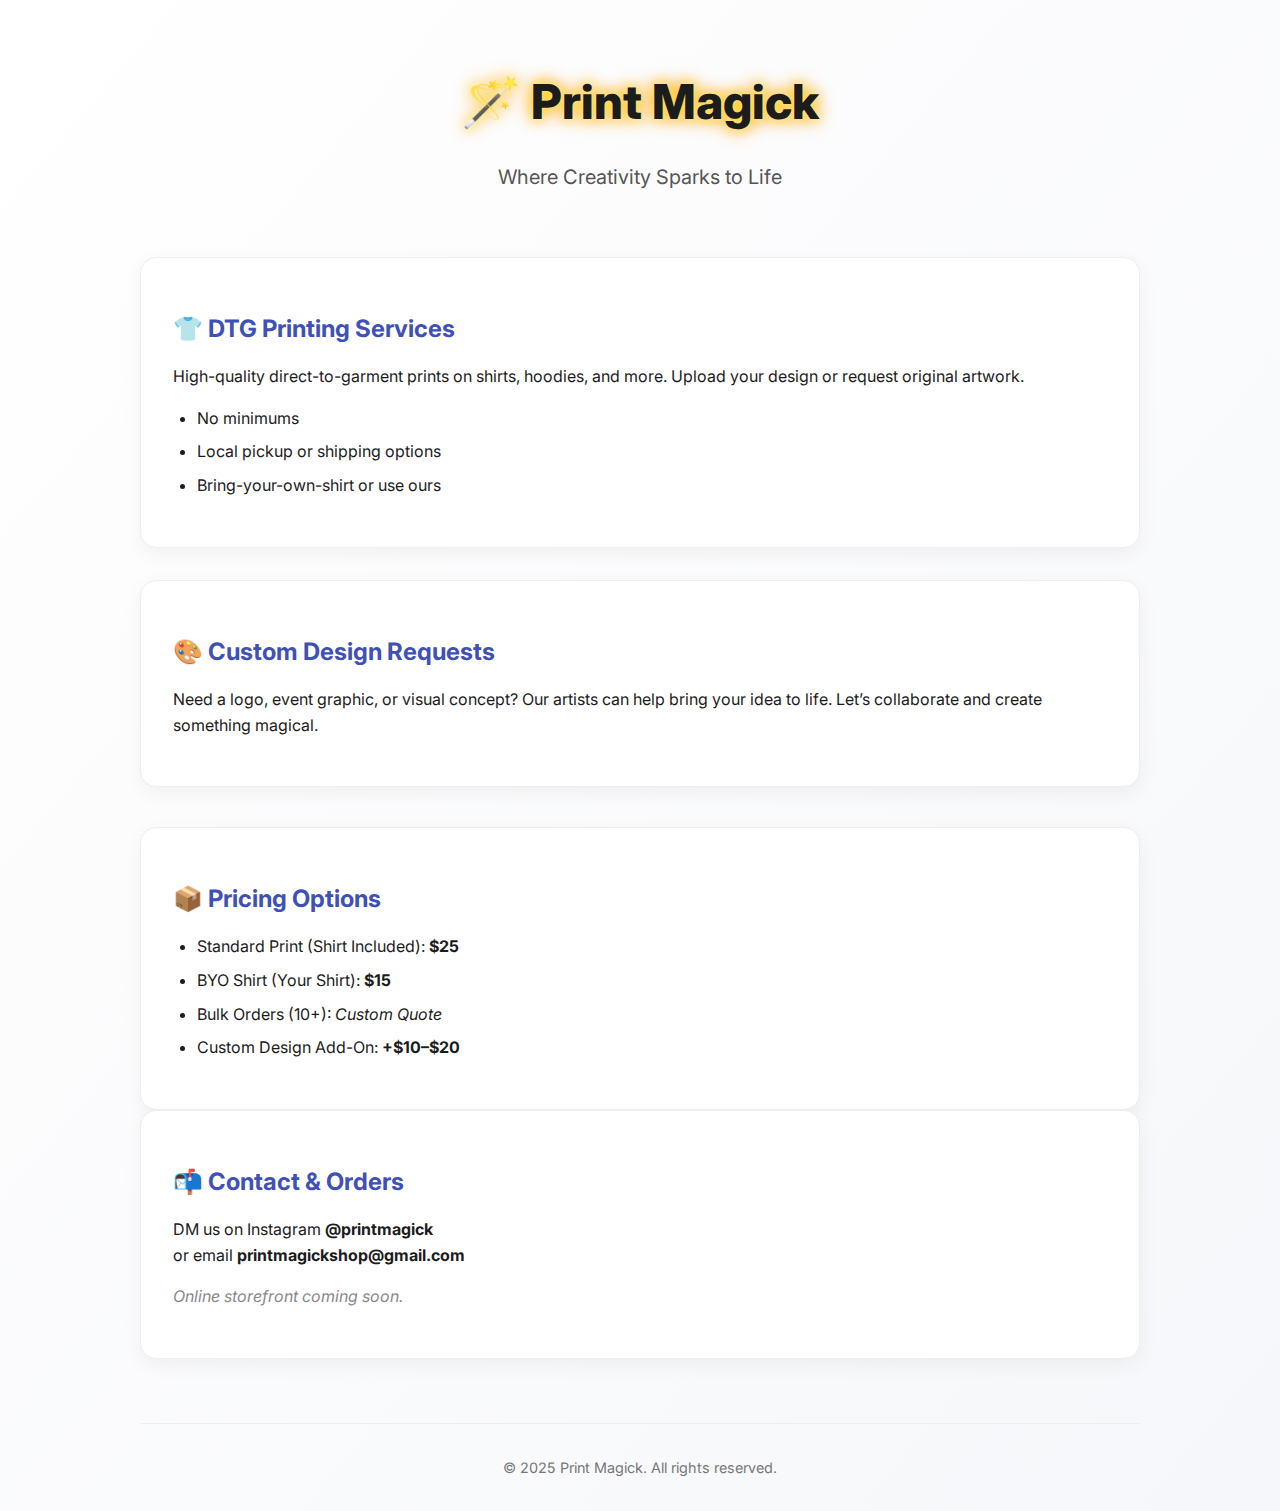
<file: index.html>
<!DOCTYPE html>
<html lang="en">
<head>
  <meta charset="UTF-8" />
  <meta name="viewport" content="width=device-width, initial-scale=1.0"/>
  <title>Print Magick</title>
  <link rel="stylesheet" href="style.css" />
  <link href="https://fonts.googleapis.com/css2?family=Inter:wght@400;600;800&display=swap" rel="stylesheet" />
</head>
<body>
  <div class="container">
    <header class="header">
      <h1 class="title glow">🪄 Print Magick</h1>
      <p class="subtitle">Where Creativity Sparks to Life</p>
    </header>

    <section class="card-grid">
      <div class="card">
        <h2>👕 DTG Printing Services</h2>
        <p>
          High-quality direct-to-garment prints on shirts, hoodies, and more. Upload your design or request original artwork.
        </p>
        <ul>
          <li>No minimums</li>
          <li>Local pickup or shipping options</li>
          <li>Bring-your-own-shirt or use ours</li>
        </ul>
      </div>

      <div class="card">
        <h2>🎨 Custom Design Requests</h2>
        <p>
          Need a logo, event graphic, or visual concept? Our artists can help bring your idea to life. Let’s collaborate and create something magical.
        </p>
      </div>
    </section>

    <section class="card">
      <h2>📦 Pricing Options</h2>
      <ul>
        <li>Standard Print (Shirt Included): <strong>$25</strong></li>
        <li>BYO Shirt (Your Shirt): <strong>$15</strong></li>
        <li>Bulk Orders (10+): <em>Custom Quote</em></li>
        <li>Custom Design Add-On: <strong>+$10–$20</strong></li>
      </ul>
    </section>

    <section class="card">
      <h2>📬 Contact & Orders</h2>
      <p>
        DM us on Instagram <strong>@printmagick</strong> <br/>
        or email <strong>printmagickshop@gmail.com</strong>
      </p>
      <p class="note">Online storefront coming soon.</p>
    </section>

    <footer class="footer">
      &copy; 2025 Print Magick. All rights reserved.
    </footer>
  </div>
</body>
</html>
</file>
<file: style.css>
body {
  margin: 0;
  padding: 0;
  font-family: 'Inter', sans-serif;
  background: linear-gradient(to bottom right, #ffffff, #f6f7fa);
  color: #1c1c1c;
  line-height: 1.6;
}

.container {
  max-width: 1000px;
  margin: 0 auto;
  padding: 2rem 1.25rem;
}

.header {
  text-align: center;
  margin-bottom: 4rem;
}

.title {
  font-size: 3rem;
  font-weight: 800;
  margin-bottom: 0.5rem;
}

.glow {
  color: #1c1c1c;
  text-shadow:
    0 0 6px rgba(255, 255, 255, 0.4),
    0 0 12px #ffd700,
    0 0 20px #ff8c00;
}

.subtitle {
  font-size: 1.25rem;
  color: #555;
}

.card-grid {
  display: flex;
  flex-wrap: wrap;
  gap: 2rem;
  margin-bottom: 2.5rem;
}

.card {
  background-color: white;
  padding: 2rem;
  border-radius: 16px;
  box-shadow: 0 6px 20px rgba(0, 0, 0, 0.05);
  border: 1px solid #eee;
  flex: 1 1 450px;
}

.card h2 {
  color: #3f51b5;
  font-size: 1.5rem;
  margin-bottom: 1rem;
}

.card ul {
  list-style: disc;
  padding-left: 1.5rem;
  margin-top: 0.75rem;
}

.card li {
  margin-bottom: 0.5rem;
}

.note {
  font-style: italic;
  color: #888;
  margin-top: 1rem;
}

.footer {
  text-align: center;
  margin-top: 4rem;
  padding-top: 2rem;
  font-size: 0.9rem;
  color: #777;
  border-top: 1px solid #eee;
}

/* Responsive */
@media (max-width: 768px) {
  .card-grid {
    flex-direction: column;
  }

  .title {
    font-size: 2.25rem;
  }

  .card {
    padding: 1.5rem;
  }
}
</file>
